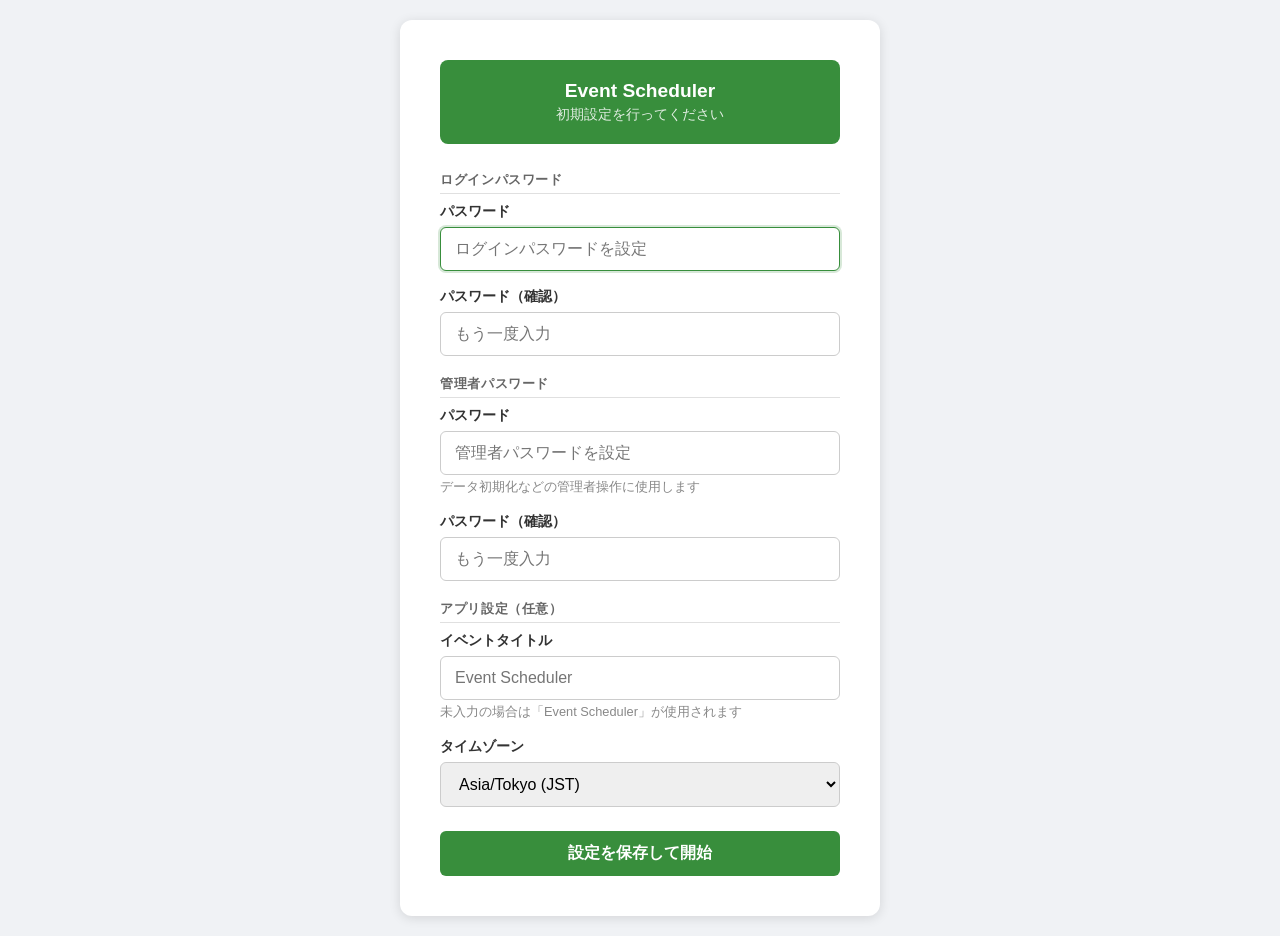
<file: frontend/setup.html>
<!DOCTYPE html>
<html lang="ja">
<head>
    <meta charset="UTF-8">
    <meta name="viewport" content="width=device-width, initial-scale=1.0">
    <title>初期設定 - Event Scheduler</title>
    <style>
        * { margin: 0; padding: 0; box-sizing: border-box; }
        body { font-family: 'Segoe UI', sans-serif; background: #f0f2f5; color: #333;
               display: flex; align-items: center; justify-content: center; min-height: 100vh; padding: 20px; }
        .setup-card { background: white; border-radius: 12px; padding: 40px;
                      box-shadow: 0 2px 12px rgba(0,0,0,0.12); width: 100%; max-width: 480px; }
        .setup-header { background: #388e3c; color: white; padding: 20px 24px;
                        border-radius: 8px; margin-bottom: 28px; text-align: center; }
        .setup-header h1 { font-size: 1.2rem; margin-bottom: 4px; }
        .setup-header p { font-size: 0.85rem; opacity: 0.85; }
        .section-label { font-size: 0.8rem; font-weight: 700; color: #666; text-transform: uppercase;
                         letter-spacing: 0.05em; margin: 20px 0 8px; padding-bottom: 4px; border-bottom: 1px solid #e0e0e0; }
        .form-group { margin-bottom: 16px; }
        .form-group label { display: block; font-weight: 600; margin-bottom: 6px; font-size: 0.9rem; }
        .form-group input { width: 100%; padding: 12px 14px; border: 1px solid #ccc;
                            border-radius: 6px; font-size: 1rem; }
        .form-group input:focus { outline: none; border-color: #388e3c; box-shadow: 0 0 0 2px rgba(56,142,60,0.2); }
        .form-group .hint { font-size: 0.8rem; color: #888; margin-top: 4px; }
        .btn-setup { width: 100%; padding: 12px; background: #388e3c; color: white; border: none;
                     border-radius: 6px; cursor: pointer; font-size: 1rem; font-weight: 600; margin-top: 8px; }
        .btn-setup:hover { background: #2e7d32; }
        .btn-setup:disabled { background: #999; cursor: not-allowed; }
        .error-msg { color: #d93025; font-size: 0.85rem; margin-top: 12px; text-align: center; display: none; }
        .hp-field { position: absolute; left: -9999px; top: -9999px; opacity: 0; height: 0; width: 0; }
    </style>
</head>
<body>
    <div class="setup-card">
        <div class="setup-header">
            <h1>Event Scheduler</h1>
            <p>初期設定を行ってください</p>
        </div>
        <form id="setupForm" onsubmit="return handleSetup(event)" autocomplete="off">
            <div class="hp-field" aria-hidden="true">
                <label for="email">Email</label>
                <input type="text" id="email" name="email" tabindex="-1" autocomplete="off">
            </div>

            <div class="section-label">ログインパスワード</div>
            <div class="form-group">
                <label for="loginPw">パスワード</label>
                <input type="password" id="loginPw" placeholder="ログインパスワードを設定" autofocus required>
            </div>
            <div class="form-group">
                <label for="loginPwConfirm">パスワード（確認）</label>
                <input type="password" id="loginPwConfirm" placeholder="もう一度入力" required>
            </div>

            <div class="section-label">管理者パスワード</div>
            <div class="form-group">
                <label for="adminPw">パスワード</label>
                <input type="password" id="adminPw" placeholder="管理者パスワードを設定" required>
                <div class="hint">データ初期化などの管理者操作に使用します</div>
            </div>
            <div class="form-group">
                <label for="adminPwConfirm">パスワード（確認）</label>
                <input type="password" id="adminPwConfirm" placeholder="もう一度入力" required>
            </div>

            <div class="section-label">アプリ設定（任意）</div>
            <div class="form-group">
                <label for="appTitle">イベントタイトル</label>
                <input type="text" id="appTitle" placeholder="Event Scheduler">
                <div class="hint">未入力の場合は「Event Scheduler」が使用されます</div>
            </div>
            <div class="form-group">
                <label for="timezone">タイムゾーン</label>
                <select id="timezone" style="width:100%;padding:12px 14px;border:1px solid #ccc;border-radius:6px;font-size:1rem">
                    <option value="Asia/Tokyo" selected>Asia/Tokyo (JST)</option>
                    <option value="UTC">UTC</option>
                    <option value="America/New_York">America/New_York (EST)</option>
                    <option value="America/Los_Angeles">America/Los_Angeles (PST)</option>
                    <option value="Europe/London">Europe/London (GMT)</option>
                    <option value="Europe/Berlin">Europe/Berlin (CET)</option>
                    <option value="Asia/Shanghai">Asia/Shanghai (CST)</option>
                    <option value="Asia/Singapore">Asia/Singapore (SGT)</option>
                    <option value="Asia/Seoul">Asia/Seoul (KST)</option>
                    <option value="Australia/Sydney">Australia/Sydney (AEST)</option>
                </select>
            </div>

            <button type="submit" class="btn-setup" id="setupBtn">設定を保存して開始</button>
            <div class="error-msg" id="errorMsg"></div>
        </form>
    </div>

    <script>
        async function handleSetup(e) {
            e.preventDefault();

            if (document.getElementById('email').value) {
                return false;
            }

            const btn = document.getElementById('setupBtn');
            const errEl = document.getElementById('errorMsg');
            const loginPw = document.getElementById('loginPw').value;
            const loginPwConfirm = document.getElementById('loginPwConfirm').value;
            const adminPw = document.getElementById('adminPw').value;
            const adminPwConfirm = document.getElementById('adminPwConfirm').value;
            const appTitle = document.getElementById('appTitle').value;
            const timezone = document.getElementById('timezone').value;

            errEl.style.display = 'none';

            if (loginPw !== loginPwConfirm) {
                errEl.textContent = 'ログインパスワードが一致しません';
                errEl.style.display = 'block';
                return false;
            }
            if (adminPw !== adminPwConfirm) {
                errEl.textContent = '管理者パスワードが一致しません';
                errEl.style.display = 'block';
                return false;
            }

            btn.disabled = true;
            btn.textContent = '保存中...';

            try {
                const resp = await fetch('/auth/setup', {
                    method: 'POST',
                    headers: { 'Content-Type': 'application/json' },
                    body: JSON.stringify({
                        login_password: loginPw,
                        admin_password: adminPw,
                        app_title: appTitle || '',
                        timezone: timezone
                    }),
                });
                if (resp.ok) {
                    window.location.href = '/login.html';
                } else {
                    const data = await resp.json();
                    errEl.textContent = data.detail || '設定の保存に失敗しました';
                    errEl.style.display = 'block';
                }
            } catch (err) {
                errEl.textContent = '通信エラーが発生しました';
                errEl.style.display = 'block';
            } finally {
                btn.disabled = false;
                btn.textContent = '設定を保存して開始';
            }
        }
    </script>
</body>
</html>
</file>
